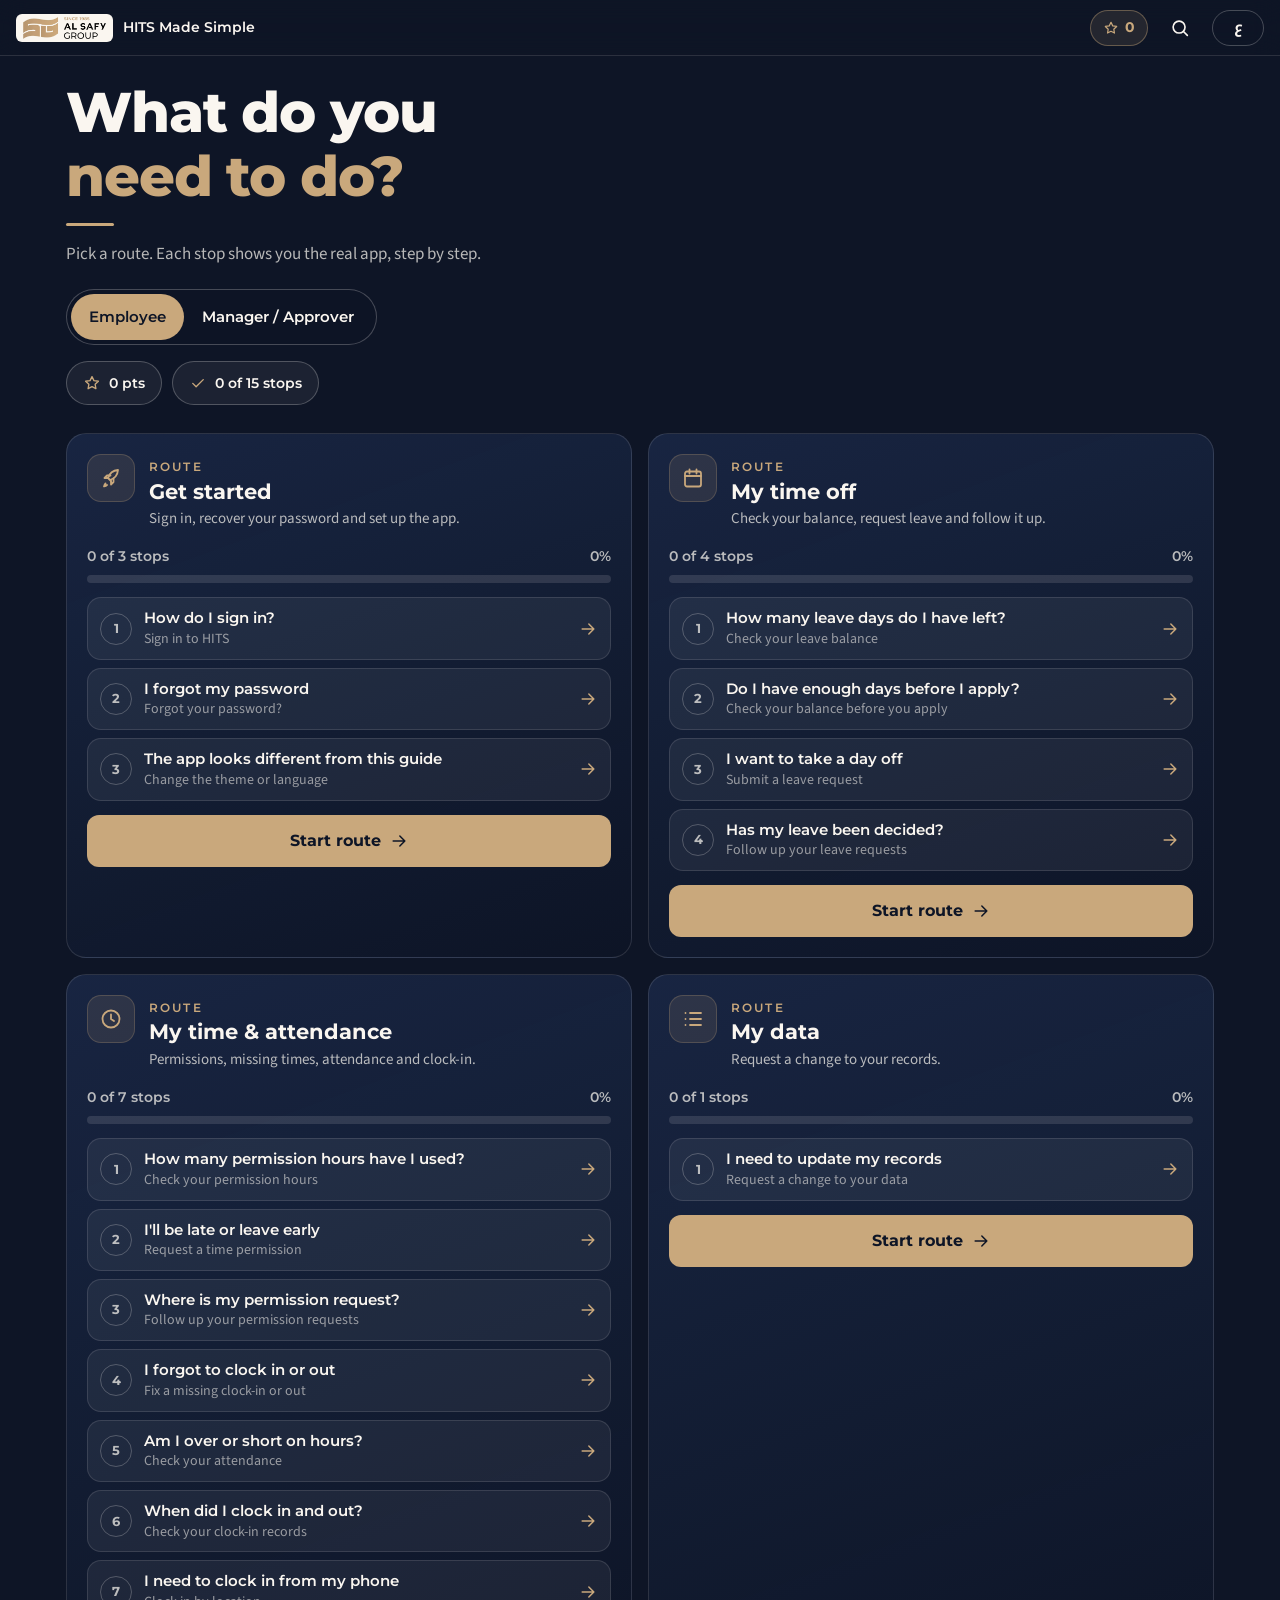
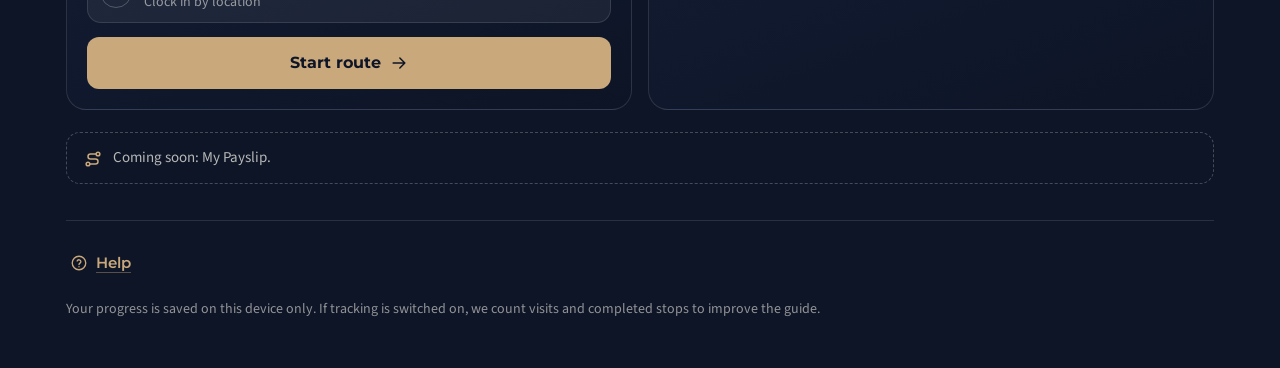
<file: v3/index.html>
<!DOCTYPE html>
<html lang="en" dir="ltr">
<head>
<meta charset="utf-8">
<title>HITS Made Simple</title>
<meta name="viewport" content="width=device-width, initial-scale=1, viewport-fit=cover">
<meta name="robots" content="noindex, nofollow">
<meta name="theme-color" content="#0E1526">
<meta name="apple-mobile-web-app-capable" content="yes">
<meta name="mobile-web-app-capable" content="yes">
<meta name="apple-mobile-web-app-title" content="HITS Made Simple">
<meta name="application-name" content="HITS Made Simple">
<meta name="description" content="HITS Made Simple — step-by-step routes for the HITS Easy Go app. Al Safy Group People & Culture.">
<link rel="apple-touch-icon" href="assets/img/icon-180.png">
<link rel="icon" href="assets/img/icon-180.png">
<link rel="preload" href="assets/fonts/montserrat-latin.woff2" as="font" type="font/woff2" crossorigin>
<link rel="stylesheet" href="assets/app.css?v=4.1">
</head>
<body>
<div id="app"></div>
<noscript><p style="padding:24px;color:#FAF6F0">Please turn on JavaScript to use HITS Made Simple.</p></noscript>
<script src="assets/data.js?v=4.1"></script>
<script src="assets/config.js?v=4.1"></script>
<script src="assets/app.js?v=4.1"></script>
</body>
</html>
</file>
<file: v3/assets/app.css>
/* HITS Made Simple v3 — Al Safy HITS Playbook design system (locked palette) */
@font-face{font-family:'Montserrat';font-style:normal;font-weight:400 800;font-display:swap;src:url(fonts/montserrat-latin.woff2) format('woff2');unicode-range:U+0000-00FF,U+0131,U+0152-0153,U+02BB-02BC,U+02C6,U+02DA,U+02DC,U+0304,U+0308,U+0329,U+2000-206F,U+20AC,U+2122,U+2191,U+2193,U+2212,U+2215,U+FEFF,U+FFFD}
@font-face{font-family:'Montserrat';font-style:normal;font-weight:400 800;font-display:swap;src:url(fonts/montserrat-latin-ext.woff2) format('woff2');unicode-range:U+0100-02BA,U+02BD-02C5,U+02C7-02CC,U+02CE-02D7,U+02DD-02FF,U+1E00-1EFF,U+20A0-20C0,U+2C60-2C7F,U+A720-A7FF}
@font-face{font-family:'Source Sans 3';font-style:normal;font-weight:400 700;font-display:swap;src:url(fonts/source-latin.woff2) format('woff2');unicode-range:U+0000-00FF,U+0131,U+0152-0153,U+02BB-02BC,U+02C6,U+02DA,U+02DC,U+0304,U+0308,U+0329,U+2000-206F,U+20AC,U+2122,U+2191,U+2193,U+2212,U+2215,U+FEFF,U+FFFD}
@font-face{font-family:'Source Sans 3';font-style:normal;font-weight:400 700;font-display:swap;src:url(fonts/source-latin-ext.woff2) format('woff2');unicode-range:U+0100-02BA,U+02BD-02C5,U+02C7-02CC,U+02CE-02D7,U+02DD-02FF,U+1E00-1EFF,U+20A0-20C0,U+2C60-2C7F,U+A720-A7FF}
@font-face{font-family:'Noto Kufi Arabic';font-style:normal;font-weight:400 700;font-display:swap;src:url(fonts/kufi-arabic.woff2) format('woff2');unicode-range:U+0600-06FF,U+0750-077F,U+0870-088E,U+0890-0891,U+0897-08E1,U+08E3-08FF,U+200C-200E,U+2010-2011,U+204F,U+2E41,U+FB50-FDFF,U+FE70-FE74,U+FE76-FEFC}
@font-face{font-family:'Noto Sans Arabic';font-style:normal;font-weight:400 700;font-display:swap;src:url(fonts/notosans-arabic.woff2) format('woff2');unicode-range:U+0600-06FF,U+0750-077F,U+0870-088E,U+0890-0891,U+0897-08E1,U+08E3-08FF,U+200C-200E,U+2010-2011,U+204F,U+2E41,U+FB50-FDFF,U+FE70-FE74,U+FE76-FEFC}

:root{
  --cream:#FAF6F0;--tan:#C9A87C;--navy:#1B2A4A;--deep:#0E1526;--ink:#262628;
  --cream-88:rgba(250,246,240,.88);--cream-72:rgba(250,246,240,.72);--cream-56:rgba(250,246,240,.56);--cream-24:rgba(250,246,240,.24);--cream-12:rgba(250,246,240,.12);--cream-06:rgba(250,246,240,.06);
  --tan-56:rgba(201,168,124,.56);--tan-40:rgba(201,168,124,.40);--tan-24:rgba(201,168,124,.24);--tan-12:rgba(201,168,124,.12);
  --navy-80:rgba(27,42,74,.80);--navy-56:rgba(27,42,74,.56);--deep-80:rgba(14,21,38,.80);--deep-45:rgba(14,21,38,.45);
  --fh:'Montserrat','Noto Kufi Arabic',system-ui,sans-serif;
  --fb:'Source Sans 3','Source Sans Pro','Noto Sans Arabic',system-ui,sans-serif;
  --ease:cubic-bezier(.2,.7,.2,1);--ease-io:cubic-bezier(.65,0,.35,1);
  --ring:0 0 0 2px var(--deep),0 0 0 4px var(--tan);
  --hdr:56px;--bar:76px;--safe-b:env(safe-area-inset-bottom,0px);
}
*{box-sizing:border-box}
html,body{margin:0;background:var(--deep);color:var(--cream);font-family:var(--fb);font-size:17px;line-height:1.5;-webkit-font-smoothing:antialiased;overflow-x:hidden;-webkit-tap-highlight-color:transparent}
html[lang=ar] body{line-height:1.7}
body{min-height:100vh;min-height:100dvh}
body::before{content:"";position:fixed;inset:0;z-index:-1;background:linear-gradient(180deg,rgba(14,21,38,.25),rgba(14,21,38,.6)),url(img/page-bg.webp) center/cover no-repeat,var(--deep)}
h1,h2,h3{font-family:var(--fh);font-weight:700;line-height:1.15;margin:0;text-wrap:balance}
html[lang=ar] h1,html[lang=ar] h2,html[lang=ar] h3{line-height:1.4}
p{margin:0;text-wrap:pretty}
button{font:inherit;color:inherit}
a{color:var(--tan)}
:focus-visible{outline:none;box-shadow:var(--ring)}
bdi.l{white-space:nowrap;unicode-bidi:isolate}
.sr{position:absolute;top:0;left:0;width:1px;height:1px;overflow:hidden;clip:rect(0 0 0 0);white-space:nowrap}
.skip{position:absolute;left:8px;top:-60px;z-index:99;background:var(--tan);color:var(--deep);padding:10px 14px;border-radius:8px;font-weight:700}
.skip:focus{top:8px}

/* ---------- header (fixed positions in both languages) ---------- */
.hdr{position:sticky;top:0;z-index:30;height:var(--hdr);display:flex;align-items:center;gap:10px;padding:0 16px;background:rgba(14,21,38,.86);backdrop-filter:blur(14px);-webkit-backdrop-filter:blur(14px);border-bottom:1px solid var(--cream-12)}
.brand{display:flex;align-items:center;gap:10px;min-width:0;flex:1;text-decoration:none;color:var(--cream);border-radius:10px}
.plate{background:var(--cream);border-radius:6px;padding:3px 7px;display:flex;align-items:center;flex:none}
.plate img{height:22px;width:auto;display:block}
.brand b{font-family:var(--fh);font-weight:600;font-size:14px;white-space:nowrap;overflow:hidden;text-overflow:ellipsis}
.chip-pts{display:inline-flex;align-items:center;gap:6px;height:36px;padding:0 12px;border-radius:999px;border:1px solid var(--tan-40);background:var(--tan-12);color:var(--tan);font-family:var(--fh);font-weight:700;font-size:14px;white-space:nowrap}
.chip-pts svg{width:16px;height:16px}
.chip-pts.pop{animation:pop .6s var(--ease)}
@keyframes pop{0%{transform:scale(1)}35%{transform:scale(1.18);background:var(--tan);color:var(--deep)}100%{transform:scale(1)}}
.ibtn{width:44px;height:44px;border-radius:999px;border:0;background:transparent;display:grid;place-items:center;cursor:pointer;color:var(--cream);flex:none}
.ibtn svg{width:22px;height:22px}
.ibtn:hover{background:var(--cream-06)}
.lang{height:36px;min-width:52px;padding:0 12px;border-radius:999px;border:1px solid var(--cream-24);background:transparent;color:var(--cream);font-family:'Noto Kufi Arabic','Montserrat',sans-serif;font-weight:700;font-size:15px;cursor:pointer;flex:none}
.lang[data-to=en]{font-family:'Montserrat',sans-serif}

/* ---------- layout ---------- */
main{display:block}
.wrap{max-width:1180px;margin:0 auto;padding:24px 16px 48px}
.eyebrow{font-family:var(--fh);font-size:12px;font-weight:600;letter-spacing:.18em;text-transform:uppercase;color:var(--tan)}
html[lang=ar] .eyebrow{letter-spacing:0;text-transform:none;font-size:14px}
.two{display:block}
.two span{display:block}
.two span+span{color:var(--tan)}
.rule{width:48px;height:3px;border-radius:2px;background:var(--tan);margin:14px 0 16px}
.muted{color:var(--cream-72)}

/* ---------- home ---------- */
.hero h1{font-size:clamp(34px,8.6vw,56px);font-weight:800;letter-spacing:-.02em}
html[lang=ar] .hero h1{letter-spacing:0;font-size:clamp(30px,7.6vw,50px)}
.hero p{font-size:17px;color:var(--cream-72);max-width:560px}
.seg{display:inline-flex;padding:4px;border-radius:999px;border:1px solid var(--cream-24);background:var(--deep-80);margin-top:22px;max-width:100%}
.seg button{border:0;background:transparent;color:var(--cream);height:46px;padding:0 18px;border-radius:999px;font-family:var(--fh);font-weight:600;font-size:15px;cursor:pointer;white-space:nowrap}
.seg button[aria-pressed=true]{background:var(--tan);color:var(--deep)}
.stats{display:flex;flex-wrap:wrap;gap:10px;margin-top:16px}
.stat{display:inline-flex;align-items:center;gap:8px;height:44px;padding:0 16px;border-radius:999px;border:1px solid var(--cream-24);background:var(--cream-06);font-family:var(--fh);font-weight:600;font-size:14px}
.stat svg{width:18px;height:18px;color:var(--tan)}
.note{margin-top:14px;font-size:15px;color:var(--cream-72);display:flex;gap:8px;align-items:flex-start}
.note svg{width:18px;height:18px;flex:none;margin-top:3px;color:var(--tan)}
.missions{display:grid;gap:16px;margin-top:28px}
@media(min-width:900px){.missions{grid-template-columns:repeat(2,1fr)}}
.mcard{position:relative;border-radius:20px;border:1px solid var(--cream-12);background:linear-gradient(160deg,rgba(27,42,74,.78),rgba(14,21,38,.72));padding:20px;overflow:hidden}
.mcard.complete{border-color:var(--tan-40)}
.mhead{display:flex;gap:14px;align-items:flex-start}
.micon{width:48px;height:48px;border-radius:14px;background:var(--tan-12);border:1px solid var(--tan-24);display:grid;place-items:center;color:var(--tan);flex:none}
.micon svg{width:24px;height:24px}
.mcard h2{font-size:21px}
.mcard .out{font-size:15px;color:var(--cream-72);margin-top:4px}
.badge-done{position:absolute;top:16px;inset-inline-end:16px;display:inline-flex;align-items:center;gap:6px;height:28px;padding:0 10px;border-radius:999px;background:var(--tan);color:var(--deep);font-family:var(--fh);font-weight:700;font-size:12px}
.badge-done svg{width:14px;height:14px}
.pbar{margin-top:16px}
.pbar .lbl{display:flex;justify-content:space-between;font-size:14px;color:var(--cream-72);font-family:var(--fh);font-weight:600;margin-bottom:8px}
.track{height:8px;border-radius:99px;background:var(--cream-12);overflow:hidden}
.track i{display:block;height:100%;border-radius:99px;background:linear-gradient(90deg,var(--tan),#e3cba6);width:0;transition:width .9s var(--ease)}
.tlist{list-style:none;margin:14px 0 0;padding:0;display:grid;gap:8px}
.trow{display:flex;align-items:center;gap:12px;width:100%;min-height:58px;padding:10px 12px;border-radius:14px;border:1px solid var(--cream-12);background:var(--cream-06);cursor:pointer;text-align:start;color:var(--cream)}
.trow:hover{background:rgba(250,246,240,.1)}
.tnum{width:32px;height:32px;border-radius:999px;border:1.5px solid var(--cream-24);display:grid;place-items:center;font-family:var(--fh);font-weight:700;font-size:13px;color:var(--cream-72);flex:none}
.trow.done .tnum{background:var(--tan);border-color:var(--tan);color:var(--deep)}
.tnum svg{width:16px;height:16px}
.ttxt{flex:1;min-width:0}
.ttxt b{display:block;font-family:var(--fh);font-weight:600;font-size:15px;line-height:1.3}
.ttxt small{display:block;color:var(--cream-56);font-size:14px;line-height:1.35;margin-top:2px}
.trow .go{width:20px;height:20px;color:var(--tan);flex:none}
html[dir=rtl] .trow .go{transform:scaleX(-1)}
.btn{display:inline-flex;align-items:center;justify-content:center;gap:8px;min-height:52px;padding:0 22px;border-radius:12px;border:1px solid transparent;font-family:var(--fh);font-weight:700;font-size:16px;cursor:pointer;text-decoration:none}
.btn svg{width:20px;height:20px}
.btn-p{background:var(--tan);color:var(--deep)}
.btn-p:hover{background:#d6b88f}
.btn-p:focus-visible{background:var(--tan);color:var(--deep)}
.btn-g{background:var(--deep-80);color:var(--cream);border-color:var(--cream-24)}
.btn-g:hover{background:var(--navy)}
.mcard .btn{width:100%;margin-top:14px}
.foot{margin-top:36px;padding-top:20px;border-top:1px solid var(--cream-12);display:grid;gap:14px;color:var(--cream-56);font-size:14px}
.foot .row{display:flex;flex-wrap:wrap;gap:10px;align-items:center}
.tbtn{background:transparent;border:0;color:var(--tan);font-family:var(--fh);font-weight:600;font-size:15px;cursor:pointer;min-height:44px;padding:0 4px;display:inline-flex;align-items:center;gap:8px;text-decoration:underline;text-underline-offset:4px;text-decoration-color:var(--tan-40)}
.tbtn svg{width:18px;height:18px}
.dept select{height:44px;border-radius:10px;border:1px solid var(--cream-24);background:var(--deep-80);color:var(--cream);padding:0 10px;font:inherit;font-size:15px}

/* ---------- search ---------- */
.search{position:fixed;inset:var(--hdr) 0 0 0;z-index:29;background:rgba(14,21,38,.98);padding:14px 16px 18px;overflow:auto}
.search input{width:100%;height:52px;border-radius:12px;border:1px solid var(--cream-24);background:var(--deep-80);color:var(--cream);font:inherit;padding:0 16px}
.search ul{list-style:none;margin:12px 0 0;padding:0;display:grid;gap:8px;max-width:760px}
.search .wrapi{max-width:760px;margin:0 auto}

/* ---------- task view ---------- */
.task{display:flex;flex-direction:column;min-height:calc(100dvh - var(--hdr))}
.strip{display:flex;align-items:center;gap:10px;padding:10px 0 6px}
.strip .mname{font-family:var(--fh);font-weight:600;font-size:13px;color:var(--cream-72);white-space:nowrap;overflow:hidden;text-overflow:ellipsis;flex:1;min-width:0}
.strip .mname b{color:var(--tan);font-weight:700}
.segs{display:flex;gap:4px;flex:none}
.segs i{width:22px;height:5px;border-radius:9px;background:var(--cream-24)}
.segs i.on{background:var(--tan)}
.segs i.cur{background:var(--cream)}
.steprow{display:flex;align-items:center;justify-content:space-between;gap:10px;padding:2px 0 6px}
.dots{display:flex;gap:6px;align-items:center}
.dots i{width:6px;height:6px;border-radius:9px;background:var(--cream-24);transition:all .3s var(--ease)}
.dots i.on{background:var(--tan-56)}
.dots i.cur{width:22px;background:var(--tan);box-shadow:0 0 10px var(--tan-40)}
.steprow span{font-family:var(--fh);font-weight:600;font-size:14px;color:var(--cream-88)}
.tbody{flex:1;display:flex;flex-direction:column;min-height:0;padding:0 16px calc(var(--bar) + var(--safe-b) + 12px)}
.stagebox{flex:1 1 auto;min-height:260px;display:flex;align-items:center;justify-content:center;position:relative}
.copy{padding-top:12px}
.copy h2{font-size:clamp(25px,6.6vw,30px);font-weight:700}
html[lang=ar] .copy h2{font-size:clamp(22px,5.8vw,27px)}
.copy .rule{margin:10px 0 10px}
.copy p{font-size:17px}
.copy .helper{color:var(--cream-72);font-size:15px;margin-top:8px}
.vtag{display:inline-block;margin-top:8px;font-size:11px;font-family:var(--fh);font-weight:700;letter-spacing:.1em;color:var(--deep);background:var(--tan);border-radius:4px;padding:2px 6px}

/* phone stage — layers from the approved Phone Mockup Plate */
.stage{position:relative;aspect-ratio:820/1200;border-radius:16px;overflow:hidden;background:var(--deep);flex:none}
.stage>img.bg,.stage>img.glow,.stage>img.frame{position:absolute;inset:0;width:100%;height:100%;pointer-events:none;user-select:none}
.stage>img.bg{object-fit:cover}
.stage>img.glow{mix-blend-mode:screen}
.slot{position:absolute;left:20%;top:5.333%;width:60%;height:87.667%;border-radius:10.6%/4.9%;overflow:hidden;background:var(--deep);cursor:zoom-in}
.slot .scr{position:absolute;inset:0;width:100%;height:100%;object-fit:cover;object-position:top center;will-change:transform,opacity}
.spot{position:absolute;z-index:5;border-radius:10px;box-shadow:0 0 0 2000px rgba(14,21,38,.62);opacity:0;pointer-events:none}
.hring{position:absolute;z-index:6;border-radius:10px;border:2.5px solid var(--tan);box-shadow:0 0 0 2px rgba(14,21,38,.9),0 0 20px 2px var(--tan-56),inset 0 0 14px var(--tan-24);opacity:0;pointer-events:none}
.ptr{position:absolute;width:22px;height:22px;margin:-11px 0 0 -11px;border-radius:50%;background:radial-gradient(circle,#fff 0 22%,var(--tan) 40%,rgba(201,168,124,.25) 70%,transparent 72%);box-shadow:0 0 16px 4px rgba(201,168,124,.55);opacity:0;pointer-events:none;z-index:8}
.ripple{position:absolute;width:44px;height:44px;margin:-22px 0 0 -22px;border-radius:50%;border:2px solid var(--tan);opacity:0;pointer-events:none;z-index:7}
.zoomchip{position:absolute;bottom:10px;inset-inline-end:10px;z-index:4;display:inline-flex;align-items:center;gap:6px;height:30px;padding:0 12px;border-radius:999px;background:var(--deep-80);border:1px solid var(--cream-24);color:var(--cream);font-family:var(--fh);font-weight:600;font-size:12px;cursor:zoom-in}
.zoomchip svg{width:14px;height:14px}
.swipehint{display:flex;align-items:center;gap:8px;justify-content:center;margin:10px auto 0;height:36px;padding:0 14px;border-radius:999px;border:1px solid var(--cream-24);background:var(--deep-80);font-size:14px;width:max-content;max-width:100%}
.swipehint svg{width:16px;height:16px}

/* intro / quiz / result panels */
.panel{padding:8px 0 0}
.panel h1{font-size:clamp(32px,8vw,44px);font-weight:800;letter-spacing:-.02em}
html[lang=ar] .panel h1{letter-spacing:0;font-size:clamp(28px,7vw,40px)}
.panel .purpose{font-size:17px;color:var(--cream-88)}
.outcome{margin-top:18px;border-radius:14px;border:1px solid var(--tan-24);background:var(--tan-12);padding:14px 16px;display:flex;gap:12px;align-items:flex-start}
.outcome svg{width:22px;height:22px;color:var(--tan);flex:none;margin-top:2px}
.outcome b{display:block;font-family:var(--fh);font-size:13px;color:var(--tan);font-weight:700;margin-bottom:2px}
.pathchip{display:inline-flex;align-items:center;gap:8px;margin-top:8px;height:42px;padding:0 14px;border-radius:10px;border:1px solid var(--cream-24);background:var(--deep-80);font-family:var(--fh);font-weight:600;font-size:15px;direction:ltr}
.lbl2{margin-top:20px}
.gtk{margin-top:22px;display:grid;gap:10px}
.gtk h3{font-size:18px;display:flex;align-items:center;gap:8px}
.gtk h3 svg{width:20px;height:20px;color:var(--tan)}
.gcard{border-radius:14px;border:1px solid var(--cream-12);background:var(--navy-56);padding:14px 16px;font-size:16px;color:var(--cream-88)}
.qcard{margin-top:14px;border-radius:18px;border:1px solid var(--cream-12);background:var(--navy-56);padding:18px}
.qcard .q{font-family:var(--fh);font-weight:700;font-size:20px;line-height:1.35}
.worth{display:inline-flex;align-items:center;gap:6px;margin-top:10px;color:var(--tan);font-family:var(--fh);font-weight:600;font-size:14px}
.worth svg{width:16px;height:16px}
.opts{display:grid;gap:10px;margin-top:16px}
.opt{display:flex;align-items:center;gap:12px;width:100%;min-height:56px;padding:12px 14px;border-radius:12px;border:1.5px solid var(--cream-24);background:var(--deep-80);color:var(--cream);font-size:17px;text-align:start;cursor:pointer;transition:background .2s,border-color .2s}
.opt:hover:not([disabled]){border-color:var(--tan-56)}
.opt .k{width:30px;height:30px;border-radius:999px;border:1.5px solid var(--cream-24);display:grid;place-items:center;font-family:var(--fh);font-weight:700;font-size:13px;flex:none}
.opt .k svg{width:16px;height:16px}
.opt[disabled]{cursor:default}
.opt.right{border-color:var(--tan);background:var(--tan-24)}
.opt.right .k{background:var(--tan);border-color:var(--tan);color:var(--deep)}
.opt.wrong{border-color:var(--cream-56);background:var(--cream-06);opacity:.9}
.opt.wrong .k{background:var(--cream-24);border-color:transparent}
.opt.dim{opacity:.5}
.fb{scroll-margin-bottom:110px;margin-top:16px;border-radius:14px;padding:14px 16px;border:1px solid var(--tan-40);background:var(--tan-12)}
.fb b{font-family:var(--fh);font-size:17px;display:block}
.fb .ra{margin-top:6px;font-weight:600}
.fb p{margin-top:6px;color:var(--cream-88)}
.fb .enc{color:var(--tan);font-weight:600}
.fb.in{animation:fadeup .4s var(--ease) both}
@keyframes fadeup{from{opacity:0;transform:translateY(10px)}to{opacity:1;transform:none}}
.result{text-align:center;padding-top:10px}
.medal{width:96px;height:96px;margin:6px auto 0;border-radius:50%;display:grid;place-items:center;background:radial-gradient(circle at 35% 30%,#e8d3b0,var(--tan) 60%,#a98656);color:var(--deep);box-shadow:0 0 0 6px var(--tan-24),0 0 40px var(--tan-40);animation:medal .7s var(--ease) both}
.medal svg{width:46px;height:46px}
@keyframes medal{from{transform:scale(.4) rotate(-20deg);opacity:0}to{transform:none;opacity:1}}
.result h1{margin-top:18px}
.result .rule{margin:14px auto}
.earn{display:grid;gap:8px;max-width:360px;margin:16px auto 0}
.earn div{display:flex;justify-content:space-between;align-items:center;height:46px;padding:0 16px;border-radius:12px;background:var(--cream-06);border:1px solid var(--cream-12);font-family:var(--fh);font-weight:600;font-size:15px}
.earn div b{color:var(--tan)}
.earn div.no b{color:var(--cream-56)}
.nextcard{margin:22px auto 0;max-width:460px;text-align:start;border-radius:18px;border:1px solid var(--tan-40);background:linear-gradient(160deg,rgba(27,42,74,.9),rgba(14,21,38,.8));padding:16px}
.nextcard .eyebrow{display:block;margin-bottom:8px}
.nextcard .trow{background:var(--cream-06)}
.mdone{margin:22px auto 0;max-width:460px;border-radius:18px;border:1px solid var(--tan);background:var(--tan-12);padding:18px;text-align:center}
.mdone h2{font-size:22px;margin-top:6px}
.mdone p{color:var(--cream-88);margin-top:6px}
.confetti{position:fixed;inset:0;pointer-events:none;z-index:50;overflow:hidden}
.confetti i{position:absolute;top:-12px;width:8px;height:14px;border-radius:2px;opacity:.95}

/* bottom bar: Back always left, Next always right, in both languages */
.bar{position:fixed;left:0;right:0;bottom:0;z-index:25;display:flex;gap:12px;padding:12px 16px calc(12px + var(--safe-b));background:linear-gradient(180deg,rgba(14,21,38,0),rgba(14,21,38,.92) 30%);direction:ltr}
.bar .btn{flex:1;white-space:nowrap;font-size:15px;padding:0 14px;min-width:0}
.bar .btn.bk{flex:0 0 38%}
.bar .btn .t{direction:inherit}
.bar .btn[hidden]{display:none}
html[dir=rtl] .bar .btn .t{direction:rtl}

/* zoom viewer */
.zoom{position:fixed;inset:0;z-index:60;background:rgba(14,21,38,.97);display:flex;flex-direction:column}
.zoom .zt{display:flex;justify-content:flex-end;padding:10px 12px;direction:ltr}
.zoom .zs{flex:1;overflow:auto;touch-action:pan-x pan-y pinch-zoom;display:flex;justify-content:center;align-items:flex-start;padding:0 12px 24px}
.zoom .zi{position:relative;width:min(100%,520px);flex:none}
.zoom .zi.big{width:min(200%,1040px)}
.zoom .zi img{display:block;width:100%;height:auto;border-radius:14px}
.zoom .hring{opacity:1}

/* help */
.help h1{font-size:clamp(32px,8vw,44px);font-weight:800}
.help ul{padding:0;list-style:none;display:grid;gap:10px;margin:16px 0}
.help li{border-radius:14px;border:1px solid var(--cream-12);background:var(--navy-56);padding:14px 16px}
.pill{display:inline-flex;align-items:center;gap:10px;min-height:56px;padding:0 24px;border-radius:999px;background:var(--tan);color:var(--deep);font-family:var(--fh);font-weight:700;font-size:16px;text-decoration:none;direction:ltr}
.pill svg{width:20px;height:20px}
.supp{margin-top:22px;text-align:center;border-radius:18px;border:1px solid var(--cream-12);background:var(--navy-56);padding:22px 16px}
.supp h3{font-size:22px}
.supp .rule{margin:12px auto}
.supp p{color:var(--cream-72);margin-bottom:14px}
details{border-radius:12px;border:1px solid var(--cream-12);background:var(--cream-06);padding:0 14px;margin-top:8px}
summary{min-height:52px;display:flex;align-items:center;font-family:var(--fh);font-weight:600;cursor:pointer;list-style:none}
summary::-webkit-details-marker{display:none}
details p{padding:0 0 14px;color:var(--cream-88)}

/* ---------- desktop ---------- */
@media(min-width:900px){
  .task{min-height:auto}
  .tgrid{display:grid;grid-template-columns:minmax(0,1fr) minmax(0,1fr);gap:48px;align-items:center;max-width:1180px;margin:0 auto;width:100%;padding:16px 32px 32px;min-height:calc(100dvh - var(--hdr) - 8px)}
  .tgrid .stagecol{display:flex;justify-content:center;align-items:center;height:min(calc(100dvh - var(--hdr) - 56px),760px)}
  .tgrid .stagebox{height:100%;width:100%}
  .tgrid .side{max-width:520px}
  .strip,.steprow{padding-left:0;padding-right:0}
  .tbody{padding:0}
  .bar{position:static;background:none;padding:22px 0 0;max-width:520px}
  .bar .btn.bk{flex:0 0 36%}
  .copy h2{font-size:34px}
  .panel h1{font-size:46px}
}
@media(max-width:899px){
  .side{padding:0 16px calc(var(--bar) + var(--safe-b) + 20px)}
  .phase-steps .side{padding-bottom:0}
  .stagebox{min-height:0}
}
@media(max-height:700px) and (max-width:899px){
  .copy p{font-size:16px}.copy .helper{font-size:14px}.copy h2{font-size:23px}
}
@media(prefers-reduced-motion:reduce){*,*::before,*::after{animation-duration:.01ms!important;transition-duration:.01ms!important}}

/* ---------- v3.1 ---------- */
.typ{position:absolute;z-index:3;display:flex;align-items:center;padding:0 3%;background:#101320;border-radius:3px;color:#fff;font-family:'Source Sans 3',sans-serif;font-weight:600;line-height:1;direction:ltr;pointer-events:none}
.typ.dots span{letter-spacing:.18em}
.typ .caret::after{content:"";display:inline-block;width:1.5px;height:1em;margin-inline-start:2px;background:var(--tan);vertical-align:-2px;animation:blink .8s steps(2) infinite}
@keyframes blink{50%{opacity:0}}
.tipsheet{position:fixed;inset:0;z-index:55;background:rgba(14,21,38,.6);display:flex;align-items:flex-end;justify-content:center;padding:16px 16px calc(16px + var(--safe-b));animation:fadein .2s ease both}
.tipsheet.out{opacity:0;transition:opacity .2s}
@keyframes fadein{from{opacity:0}to{opacity:1}}
.tipcard{width:min(100%,520px);border-radius:20px;border:1px solid var(--tan-40);background:linear-gradient(160deg,#1f3157,#0f1830);box-shadow:0 24px 64px rgba(0,0,0,.5),0 0 40px var(--tan-12);padding:22px 20px 18px;animation:sheetup .35s var(--ease) both}
@keyframes sheetup{from{transform:translateY(30px);opacity:0}to{transform:none;opacity:1}}
.tipicon{width:44px;height:44px;border-radius:14px;background:var(--tan);color:var(--deep);display:grid;place-items:center;margin-bottom:12px}
.tipicon svg{width:24px;height:24px}
.tipcard p{font-size:18px;line-height:1.5;margin:8px 0 18px;color:var(--cream)}
html[lang=ar] .tipcard p{line-height:1.8}
.tipcard .btn{width:100%}
@media(min-width:900px){.tipsheet{align-items:center}}
.intro .back{margin:0 0 10px;padding:0;min-height:40px;font-size:14px;text-decoration:none}
.intro h1{margin-top:2px}
.intro .purpose{font-size:18px}
.meta{display:flex;flex-wrap:wrap;gap:8px;margin-top:14px}
.meta .pathchip{margin-top:0;height:36px;font-size:14px}
.mchip{display:inline-flex;align-items:center;height:36px;padding:0 12px;border-radius:10px;background:var(--cream-06);border:1px solid var(--cream-12);font-size:14px;color:var(--cream-72);font-family:var(--fh);font-weight:600}
.startbtn{width:100%;margin-top:18px;min-height:56px;font-size:17px;box-shadow:0 10px 30px var(--tan-24)}
@media(min-width:900px){.startbtn{width:auto;min-width:240px}}
.preview{display:flex;justify-content:center;margin-top:20px;opacity:.95}
.preview .stage{flex:none}
.preview .zoomchip{display:none}
.coming{display:flex;gap:10px;align-items:flex-start;margin-top:22px;padding:14px 16px;border-radius:14px;border:1px dashed var(--cream-24);color:var(--cream-72);font-size:15px}
.coming svg{width:20px;height:20px;color:var(--tan);flex:none;margin-top:2px}
.bar[hidden]{display:none}

.opt.dim{display:none}
@media(max-width:420px){.brand b{white-space:normal;font-size:12.5px;line-height:1.15;max-width:76px;overflow:visible}}

/* v4: Home button — always in the same place, both languages */
.homebtn{display:inline-flex;align-items:center;gap:6px;height:36px;padding:0 12px;border-radius:999px;background:var(--tan);color:var(--deep);font-family:var(--fh);font-weight:700;font-size:14px;text-decoration:none;flex:none}
.homebtn svg{width:18px;height:18px}
html[lang=ar] .homebtn{font-family:'Noto Kufi Arabic',var(--fh)}
@media(max-width:400px){.brand b{display:none}.hdr{gap:6px;padding:0 10px}.chip-pts{padding:0 9px}.lang{min-width:44px;padding:0 9px}}
</file>
